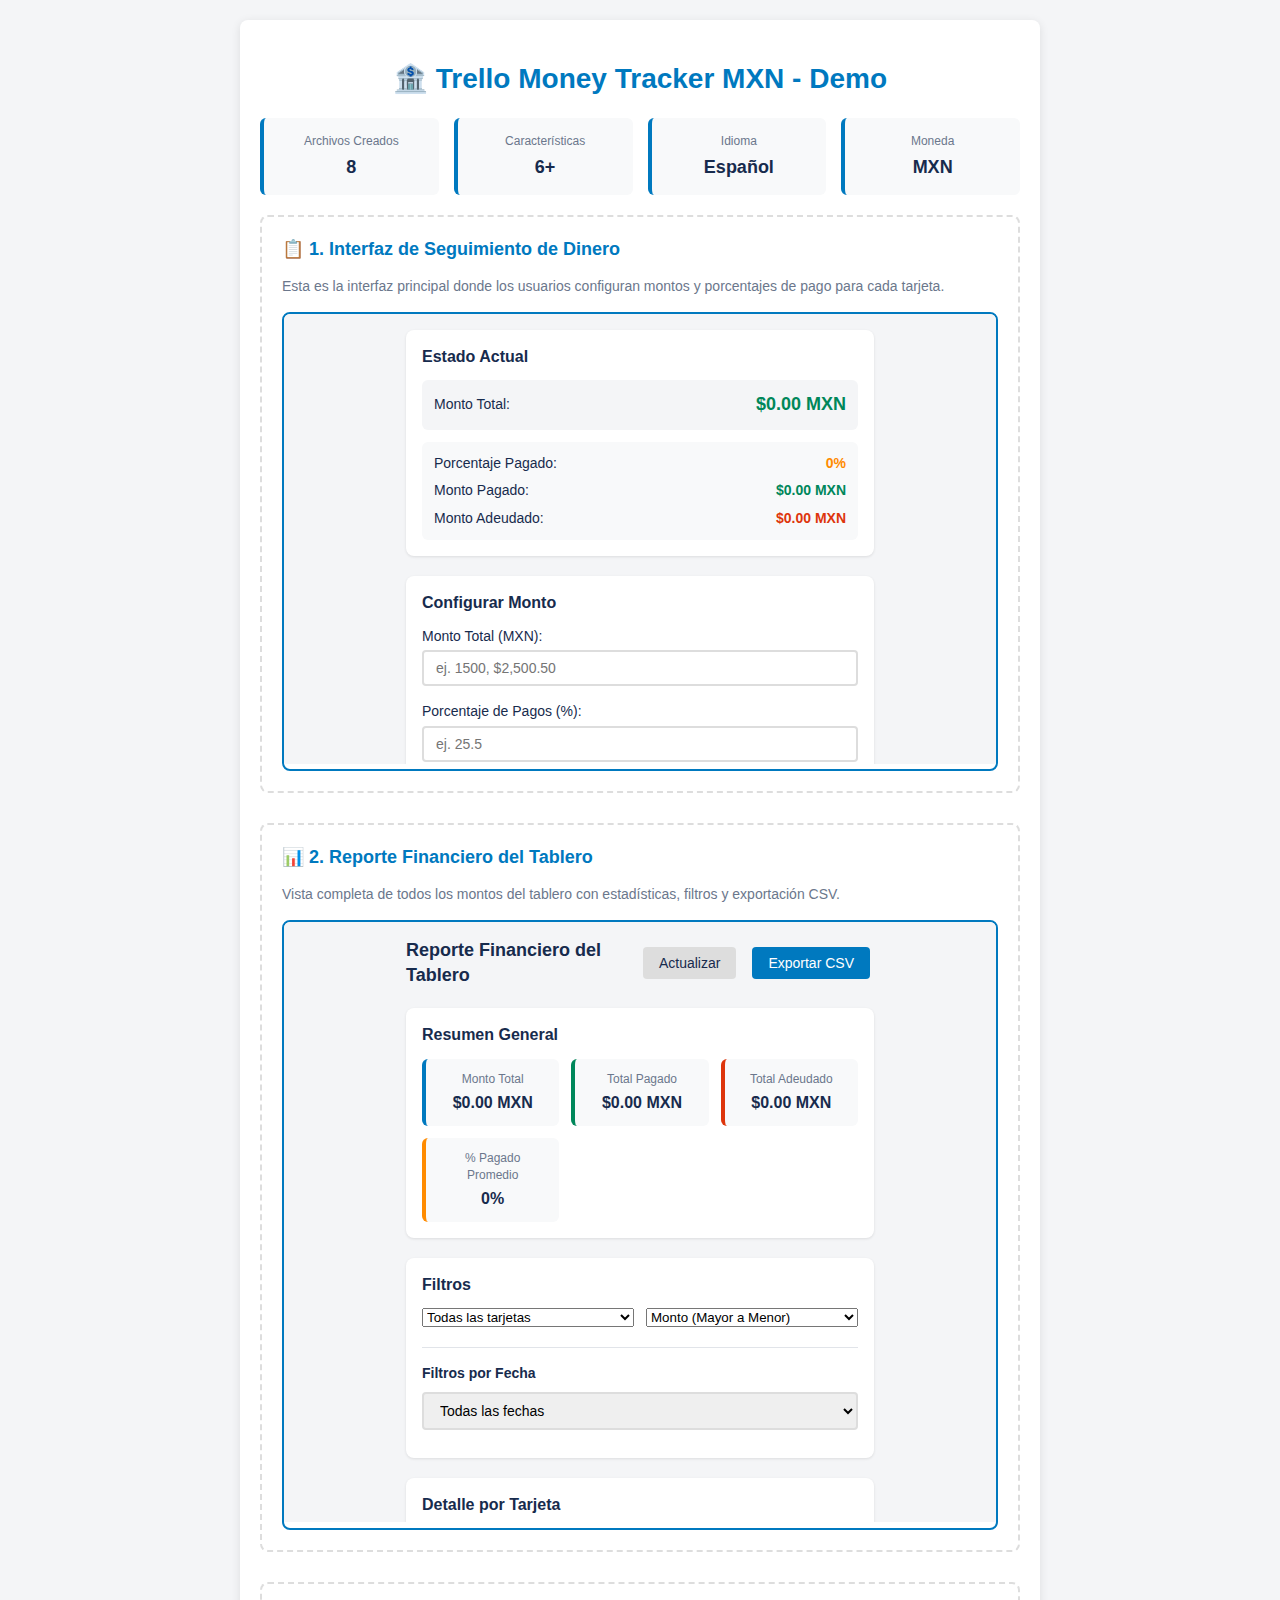
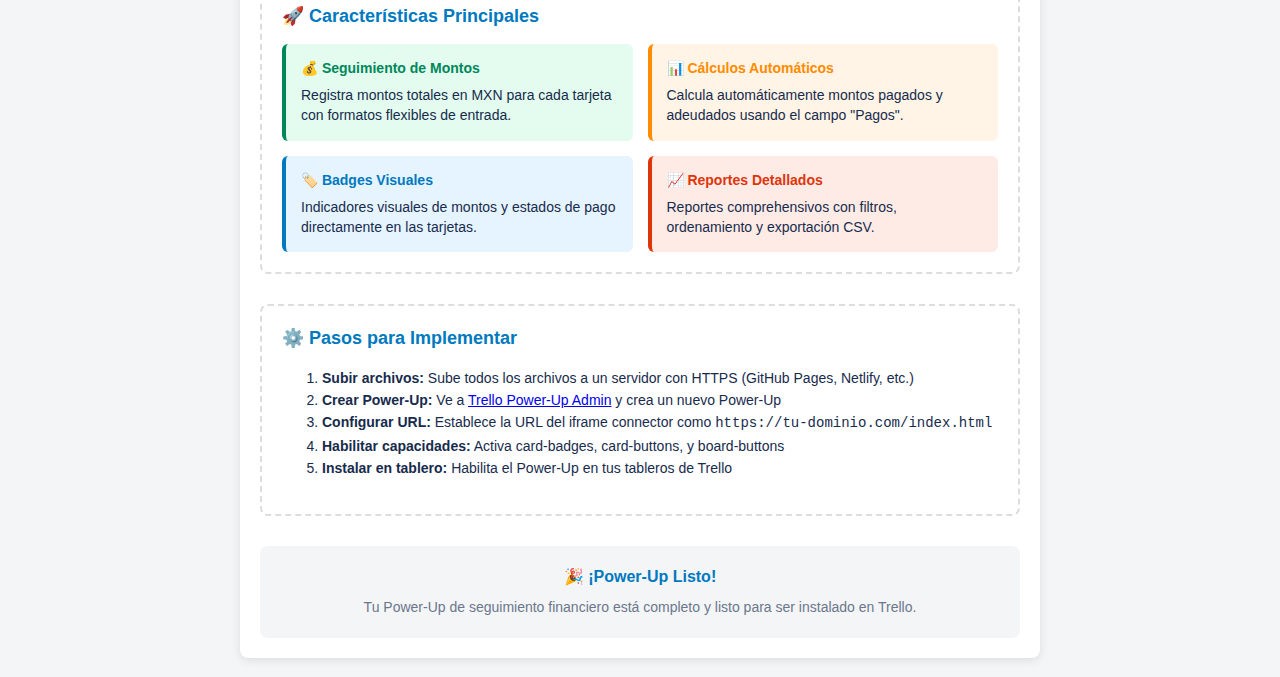
<file: demo.html>
<!DOCTYPE html>
<html lang="es">
<head>
    <meta charset="UTF-8">
    <meta name="viewport" content="width=device-width, initial-scale=1.0">
    <title>Demo - Trello Money Tracker MXN</title>
    <link rel="stylesheet" href="styles.css">
    <style>
        .demo-container {
            max-width: 800px;
            margin: 20px auto;
            padding: 20px;
            background: white;
            border-radius: 8px;
            box-shadow: 0 2px 10px rgba(0,0,0,0.1);
        }
        .demo-section {
            margin-bottom: 30px;
            padding: 20px;
            border: 2px dashed #ddd;
            border-radius: 8px;
        }
        .demo-title {
            color: #0079bf;
            margin-bottom: 15px;
        }
        .demo-description {
            color: #6b778c;
            margin-bottom: 15px;
        }
        .iframe-container {
            border: 2px solid #0079bf;
            border-radius: 8px;
            overflow: hidden;
            background: white;
        }
        .iframe-container iframe {
            width: 100%;
            border: none;
        }
        .demo-stats {
            display: grid;
            grid-template-columns: repeat(auto-fit, minmax(150px, 1fr));
            gap: 15px;
            margin: 20px 0;
        }
        .demo-stat {
            background: #f8f9fa;
            padding: 15px;
            border-radius: 6px;
            text-align: center;
            border-left: 4px solid #0079bf;
        }
        .demo-stat-label {
            font-size: 12px;
            color: #6b778c;
            margin-bottom: 5px;
        }
        .demo-stat-value {
            font-size: 18px;
            font-weight: 600;
            color: #172b4d;
        }
    </style>
</head>
<body>
    <div class="demo-container">
        <h1 style="text-align: center; color: #0079bf;">🏦 Trello Money Tracker MXN - Demo</h1>
        
        <div class="demo-stats">
            <div class="demo-stat">
                <div class="demo-stat-label">Archivos Creados</div>
                <div class="demo-stat-value">8</div>
            </div>
            <div class="demo-stat">
                <div class="demo-stat-label">Características</div>
                <div class="demo-stat-value">6+</div>
            </div>
            <div class="demo-stat">
                <div class="demo-stat-label">Idioma</div>
                <div class="demo-stat-value">Español</div>
            </div>
            <div class="demo-stat">
                <div class="demo-stat-label">Moneda</div>
                <div class="demo-stat-value">MXN</div>
            </div>
        </div>

        <div class="demo-section">
            <h2 class="demo-title">📋 1. Interfaz de Seguimiento de Dinero</h2>
            <p class="demo-description">Esta es la interfaz principal donde los usuarios configuran montos y porcentajes de pago para cada tarjeta.</p>
            <div class="iframe-container">
                <iframe src="money-tracker.html" height="450"></iframe>
            </div>
        </div>

        <div class="demo-section">
            <h2 class="demo-title">📊 2. Reporte Financiero del Tablero</h2>
            <p class="demo-description">Vista completa de todos los montos del tablero con estadísticas, filtros y exportación CSV.</p>
            <div class="iframe-container">
                <iframe src="money-report.html" height="600"></iframe>
            </div>
        </div>

        <div class="demo-section">
            <h2 class="demo-title">🚀 Características Principales</h2>
            <div style="display: grid; grid-template-columns: repeat(auto-fit, minmax(250px, 1fr)); gap: 15px; margin-top: 15px;">
                <div style="background: #e3fcef; padding: 15px; border-radius: 6px; border-left: 4px solid #00875a;">
                    <h4 style="margin: 0 0 8px 0; color: #00875a;">💰 Seguimiento de Montos</h4>
                    <p style="margin: 0; font-size: 14px; color: #172b4d;">Registra montos totales en MXN para cada tarjeta con formatos flexibles de entrada.</p>
                </div>
                <div style="background: #fff4e6; padding: 15px; border-radius: 6px; border-left: 4px solid #ff8b00;">
                    <h4 style="margin: 0 0 8px 0; color: #ff8b00;">📊 Cálculos Automáticos</h4>
                    <p style="margin: 0; font-size: 14px; color: #172b4d;">Calcula automáticamente montos pagados y adeudados usando el campo "Pagos".</p>
                </div>
                <div style="background: #e6f4ff; padding: 15px; border-radius: 6px; border-left: 4px solid #0079bf;">
                    <h4 style="margin: 0 0 8px 0; color: #0079bf;">🏷️ Badges Visuales</h4>
                    <p style="margin: 0; font-size: 14px; color: #172b4d;">Indicadores visuales de montos y estados de pago directamente en las tarjetas.</p>
                </div>
                <div style="background: #ffebe6; padding: 15px; border-radius: 6px; border-left: 4px solid #de350b;">
                    <h4 style="margin: 0 0 8px 0; color: #de350b;">📈 Reportes Detallados</h4>
                    <p style="margin: 0; font-size: 14px; color: #172b4d;">Reportes comprehensivos con filtros, ordenamiento y exportación CSV.</p>
                </div>
            </div>
        </div>

        <div class="demo-section">
            <h2 class="demo-title">⚙️ Pasos para Implementar</h2>
            <ol style="font-size: 14px; line-height: 1.6;">
                <li><strong>Subir archivos:</strong> Sube todos los archivos a un servidor con HTTPS (GitHub Pages, Netlify, etc.)</li>
                <li><strong>Crear Power-Up:</strong> Ve a <a href="https://trello.com/power-ups/admin" target="_blank">Trello Power-Up Admin</a> y crea un nuevo Power-Up</li>
                <li><strong>Configurar URL:</strong> Establece la URL del iframe connector como <code>https://tu-dominio.com/index.html</code></li>
                <li><strong>Habilitar capacidades:</strong> Activa card-badges, card-buttons, y board-buttons</li>
                <li><strong>Instalar en tablero:</strong> Habilita el Power-Up en tus tableros de Trello</li>
            </ol>
        </div>

        <div style="text-align: center; margin-top: 30px; padding: 20px; background: #f4f5f7; border-radius: 8px;">
            <h3 style="color: #0079bf; margin-bottom: 10px;">🎉 ¡Power-Up Listo!</h3>
            <p style="color: #6b778c; margin: 0;">Tu Power-Up de seguimiento financiero está completo y listo para ser instalado en Trello.</p>
        </div>
    </div>
</body>
</html>
</file>
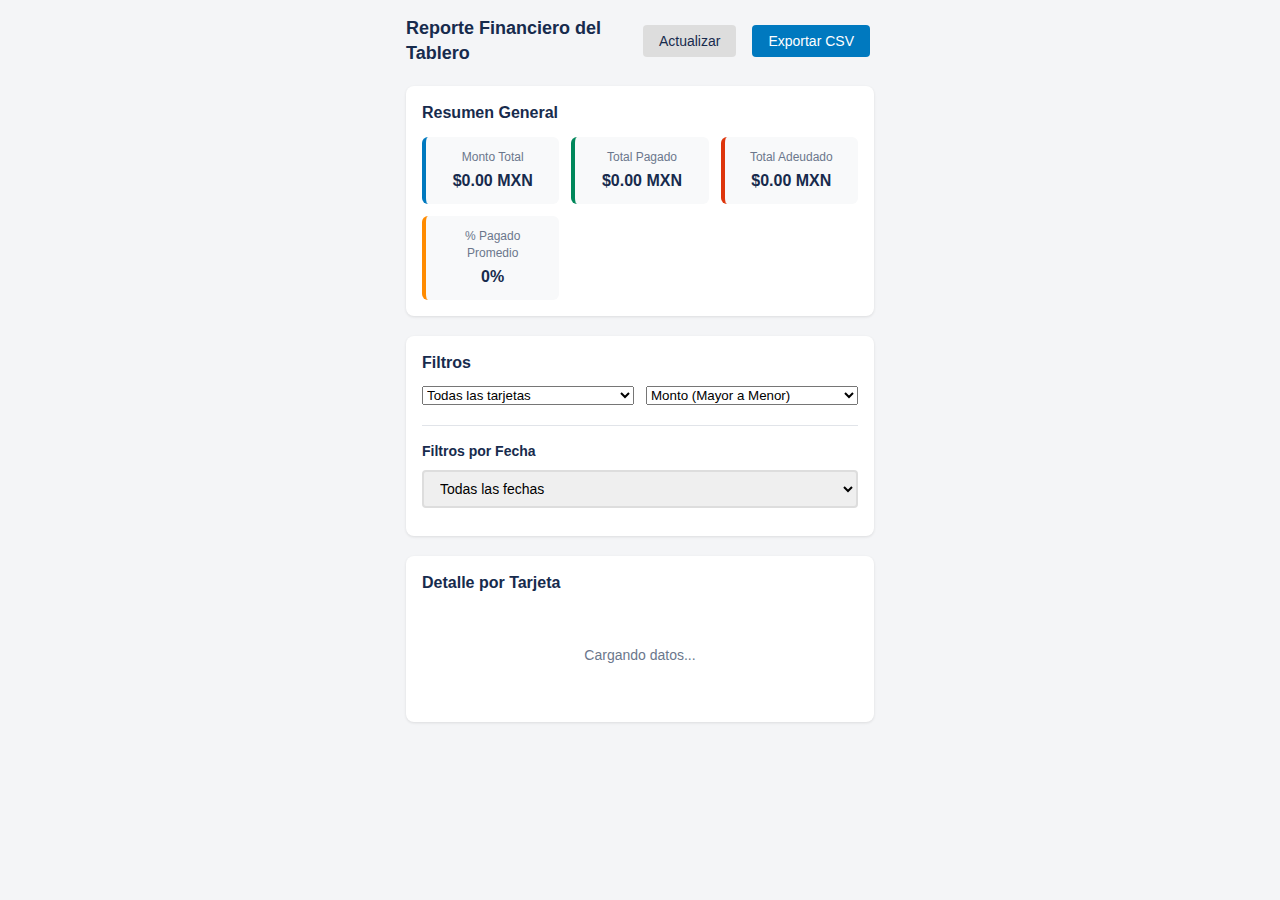
<file: money-report.html>
<!DOCTYPE html>
<html>
<head>
    <meta charset="utf-8">
    <title>Money Report</title>
    <link rel="stylesheet" href="styles.css">
</head>
<body>
    <div class="money-report-container">
        <div class="report-header">
            <h2>Reporte Financiero del Tablero</h2>
            <button id="refreshReport" class="btn btn-secondary">Actualizar</button>
            <button id="exportReport" class="btn btn-primary">Exportar CSV</button>
        </div>

        <div class="summary-section">
            <h3>Resumen General</h3>
            <div class="summary-cards">
                <div class="summary-card total">
                    <div class="summary-label">Monto Total</div>
                    <div id="totalAmount" class="summary-value">$0.00 MXN</div>
                </div>
                <div class="summary-card paid">
                    <div class="summary-label">Total Pagado</div>
                    <div id="totalPaid" class="summary-value">$0.00 MXN</div>
                </div>
                <div class="summary-card owed">
                    <div class="summary-label">Total Adeudado</div>
                    <div id="totalOwed" class="summary-value">$0.00 MXN</div>
                </div>
                <div class="summary-card percentage">
                    <div class="summary-label">% Pagado Promedio</div>
                    <div id="averagePercentage" class="summary-value">0%</div>
                </div>
            </div>
        </div>

        <div class="filters-section">
            <h3>Filtros</h3>
            <div class="filter-controls">
                <select id="statusFilter">
                    <option value="all">Todas las tarjetas</option>
                    <option value="paid">Solo pagadas (100%)</option>
                    <option value="partial">Pagos parciales (1-99%)</option>
                    <option value="unpaid">Sin pagos (0%)</option>
                </select>
                <select id="sortBy">
                    <option value="amount-desc">Monto (Mayor a Menor)</option>
                    <option value="amount-asc">Monto (Menor a Mayor)</option>
                    <option value="percentage-desc">% Pagado (Mayor a Menor)</option>
                    <option value="percentage-asc">% Pagado (Menor a Mayor)</option>
                    <option value="name">Nombre de Tarjeta</option>
                </select>
            </div>
            <div class="date-filter-section">
                <h4>Filtros por Fecha</h4>
                <div class="date-filter-controls">
                    <select id="dateRangePreset">
                        <option value="all">Todas las fechas</option>
                        <option value="today">Hoy</option>
                        <option value="yesterday">Ayer</option>
                        <option value="this-week">Esta semana</option>
                        <option value="last-week">La semana pasada</option>
                        <option value="this-month">Este mes</option>
                        <option value="last-month">El mes pasado</option>
                        <option value="custom">Fecha específica</option>
                        <option value="range">Rango de fechas</option>
                    </select>
                </div>
                <div class="date-range-inputs" id="dateRangeInputs" style="display: none;">
                    <div id="singleDateInput" class="single-date-container">
                        <div class="date-input-group">
                            <label for="specificDate">Seleccionar fecha:</label>
                            <input type="date" id="specificDate">
                        </div>
                        <button id="applySingleDate" class="btn btn-primary">Aplicar Fecha</button>
                    </div>
                    <div id="rangeDateInput" class="range-date-container" style="display: none;">
                        <div class="date-input-group">
                            <label for="startDate">Fecha de inicio:</label>
                            <input type="date" id="startDate">
                        </div>
                        <div class="date-input-group">
                            <label for="endDate">Fecha de fin:</label>
                            <input type="date" id="endDate">
                        </div>
                        <button id="applyDateRange" class="btn btn-primary">Aplicar Rango</button>
                    </div>
                </div>
            </div>
        </div>

        <div class="cards-section">
            <h3>Detalle por Tarjeta</h3>
            <div id="cardsReport" class="cards-list">
                <div class="loading">Cargando datos...</div>
            </div>
        </div>
    </div>

    <script src="https://p.trellocdn.com/power-up.min.js"></script>
    <script>
        const t = window.TrelloPowerUp.iframe();
        let allCardsData = [];
        let filteredCardsData = [];
        let currentDateFilter = {
            type: 'all',
            startDate: null,
            endDate: null
        };

        // Date utility functions
        const DateUtils = {
            // Get date range for predefined filters
            getDateRange: function(preset) {
                const now = new Date();
                const today = new Date(now.getFullYear(), now.getMonth(), now.getDate());
                
                switch(preset) {
                    case 'today':
                        return {
                            startDate: new Date(today),
                            endDate: new Date(today.getTime() + 24 * 60 * 60 * 1000 - 1)
                        };
                    
                    case 'yesterday':
                        const yesterday = new Date(today.getTime() - 24 * 60 * 60 * 1000);
                        return {
                            startDate: yesterday,
                            endDate: new Date(yesterday.getTime() + 24 * 60 * 60 * 1000 - 1)
                        };
                    
                    case 'this-week':
                        const startOfWeek = new Date(today);
                        startOfWeek.setDate(today.getDate() - today.getDay()); // Sunday
                        const endOfWeek = new Date(startOfWeek.getTime() + 7 * 24 * 60 * 60 * 1000 - 1);
                        return {
                            startDate: startOfWeek,
                            endDate: endOfWeek
                        };
                    
                    case 'last-week':
                        const lastWeekStart = new Date(today);
                        lastWeekStart.setDate(today.getDate() - today.getDay() - 7);
                        const lastWeekEnd = new Date(lastWeekStart.getTime() + 7 * 24 * 60 * 60 * 1000 - 1);
                        return {
                            startDate: lastWeekStart,
                            endDate: lastWeekEnd
                        };
                    
                    case 'this-month':
                        return {
                            startDate: new Date(now.getFullYear(), now.getMonth(), 1),
                            endDate: new Date(now.getFullYear(), now.getMonth() + 1, 0, 23, 59, 59, 999)
                        };
                    
                    case 'last-month':
                        return {
                            startDate: new Date(now.getFullYear(), now.getMonth() - 1, 1),
                            endDate: new Date(now.getFullYear(), now.getMonth(), 0, 23, 59, 59, 999)
                        };
                    
                    default:
                        return { startDate: null, endDate: null };
                }
            },
            
            // Check if a transaction date falls within the filter range
            isDateInRange: function(transactionDate, startDate, endDate) {
                if (!startDate && !endDate) return true;
                if (!transactionDate) return false;
                
                // Parse transaction date (format: YYYY-MM-DD) ensuring local timezone
                const dateParts = transactionDate.split('-');
                const date = new Date(parseInt(dateParts[0]), parseInt(dateParts[1]) - 1, parseInt(dateParts[2]));
                
                if (startDate && date < startDate) return false;
                if (endDate && date > endDate) return false;
                
                return true;
            },
            
            // Format date for display
            formatDate: function(date) {
                return date.toLocaleDateString('es-MX', {
                    year: 'numeric',
                    month: 'short',
                    day: 'numeric'
                });
            }
        };

        // Utility functions for money calculations (included locally)
        const MoneyTracker = {
            // Parse money input (handles various formats)
            parseMoneyInput: function(input) {
                if (!input) return 0;
                
                // Remove currency symbols and spaces
                const cleanInput = input.toString().replace(/[$,MXN\s]/g, '');
                
                // Convert to number
                const amount = parseFloat(cleanInput);
                
                return isNaN(amount) ? 0 : Math.round(amount * 100) / 100; // Round to 2 decimal places
            },

            // Format money for display
            formatMoney: function(amount) {
                return `$${amount.toLocaleString('es-MX', {
                    minimumFractionDigits: 2,
                    maximumFractionDigits: 2
                })} MXN`;
            },

            // Calculate payment details
            calculatePayments: function(totalAmount, paymentsPercentage) {
                const percentage = Math.max(0, Math.min(100, paymentsPercentage || 0));
                const paidAmount = Math.round((totalAmount * percentage) / 100 * 100) / 100;
                const owedAmount = Math.round((totalAmount - paidAmount) * 100) / 100;
                
                return {
                    total: totalAmount,
                    percentage: percentage,
                    paid: paidAmount,
                    owed: owedAmount
                };
            },

            // Get all cards data for board reports
            getBoardMoneyData: function(t) {
                return t.cards('all')
                .then(function(cards) {
                    const promises = cards.map(card => {
                        return t.get(card.id, 'shared', 'moneyTracker')
                        .then(function(moneyData) {
                            return {
                                card: card,
                                moneyData: moneyData || {}
                            };
                        });
                    });
                    
                    return Promise.all(promises);
                });
            }
        };

        // Load all cards data
        function loadReportData() {
            document.getElementById('cardsReport').innerHTML = '<div class="loading">Cargando datos...</div>';
            
            MoneyTracker.getBoardMoneyData(t)
            .then(function(cardsData) {
                allCardsData = cardsData.filter(item => 
                    item.moneyData && item.moneyData.totalAmount > 0
                );
                
                updateSummary();
                filterAndDisplayCards();
            })
            .catch(function(error) {
                console.error('Error loading report data:', error);
                document.getElementById('cardsReport').innerHTML = 
                    '<div class="error">Error cargando los datos del reporte</div>';
            });
        }

        // Get current filtered data based on date filter only (for summary)
        function getCurrentFilteredData() {
            if (currentDateFilter.type === 'all') {
                return allCardsData;
            }
            
            return allCardsData.filter(function(item) {
                const transactionDate = item.moneyData.transactionDate;
                return DateUtils.isDateInRange(
                    transactionDate, 
                    currentDateFilter.startDate, 
                    currentDateFilter.endDate
                );
            });
        }

        // Update summary statistics
        function updateSummary() {
            // Get current filtered data for summary
            const dataToSummarize = getCurrentFilteredData();
            
            if (dataToSummarize.length === 0) {
                document.getElementById('totalAmount').textContent = '$0.00 MXN';
                document.getElementById('totalPaid').textContent = '$0.00 MXN';
                document.getElementById('totalOwed').textContent = '$0.00 MXN';
                document.getElementById('averagePercentage').textContent = '0%';
                return;
            }

            let totalAmount = 0;
            let totalPaid = 0;
            let totalPercentage = 0;

            dataToSummarize.forEach(function(item) {
                const data = item.moneyData;
                const calculations = MoneyTracker.calculatePayments(
                    data.totalAmount || 0,
                    data.paymentsPercentage || 0
                );

                totalAmount += calculations.total;
                totalPaid += calculations.paid;
                totalPercentage += calculations.percentage;
            });

            const totalOwed = totalAmount - totalPaid;
            const averagePercentage = Math.round(totalPercentage / dataToSummarize.length * 10) / 10;

            document.getElementById('totalAmount').textContent = 
                MoneyTracker.formatMoney(totalAmount);
            document.getElementById('totalPaid').textContent = 
                MoneyTracker.formatMoney(totalPaid);
            document.getElementById('totalOwed').textContent = 
                MoneyTracker.formatMoney(totalOwed);
            document.getElementById('averagePercentage').textContent = `${averagePercentage}%`;
        }

        // Filter and display cards
        function filterAndDisplayCards() {
            const statusFilter = document.getElementById('statusFilter').value;
            const sortBy = document.getElementById('sortBy').value;

            // Filter cards
            filteredCardsData = allCardsData.filter(function(item) {
                const percentage = item.moneyData.paymentsPercentage || 0;
                
                // Status filter
                let statusMatch = true;
                switch(statusFilter) {
                    case 'paid':
                        statusMatch = percentage >= 100;
                        break;
                    case 'partial':
                        statusMatch = percentage > 0 && percentage < 100;
                        break;
                    case 'unpaid':
                        statusMatch = percentage === 0;
                        break;
                    default:
                        statusMatch = true;
                }
                
                // Date filter
                let dateMatch = true;
                if (currentDateFilter.type !== 'all') {
                    const transactionDate = item.moneyData.transactionDate;
                    dateMatch = DateUtils.isDateInRange(
                        transactionDate, 
                        currentDateFilter.startDate, 
                        currentDateFilter.endDate
                    );
                }
                
                return statusMatch && dateMatch;
            });

            // Sort cards
            filteredCardsData.sort(function(a, b) {
                switch(sortBy) {
                    case 'amount-desc':
                        return (b.moneyData.totalAmount || 0) - (a.moneyData.totalAmount || 0);
                    case 'amount-asc':
                        return (a.moneyData.totalAmount || 0) - (b.moneyData.totalAmount || 0);
                    case 'percentage-desc':
                        return (b.moneyData.paymentsPercentage || 0) - (a.moneyData.paymentsPercentage || 0);
                    case 'percentage-asc':
                        return (a.moneyData.paymentsPercentage || 0) - (b.moneyData.paymentsPercentage || 0);
                    case 'name':
                        return a.card.name.localeCompare(b.card.name);
                    default:
                        return 0;
                }
            });

            displayCards();
        }

        // Display cards list
        function displayCards() {
            const container = document.getElementById('cardsReport');

            if (filteredCardsData.length === 0) {
                container.innerHTML = '<div class="no-data">No se encontraron tarjetas con los filtros seleccionados</div>';
                return;
            }

            const cardsHTML = filteredCardsData.map(function(item) {
                const card = item.card;
                const data = item.moneyData;
                const calculations = MoneyTracker.calculatePayments(
                    data.totalAmount || 0,
                    data.paymentsPercentage || 0
                );

                const statusClass = calculations.percentage >= 100 ? 'paid' : 
                                   calculations.percentage > 0 ? 'partial' : 'unpaid';

                return `
                    <div class="card-report-item ${statusClass}">
                        <div class="card-header">
                            <h4 class="card-name">${card.name}</h4>
                            <div class="card-status ${statusClass}">
                                ${calculations.percentage >= 100 ? 'Pagado' : 
                                  calculations.percentage > 0 ? 'Parcial' : 'Sin pagar'}
                            </div>
                        </div>
                        <div class="card-details">
                            <div class="detail-row">
                                <span class="label">Monto Total:</span>
                                <span class="value">${MoneyTracker.formatMoney(calculations.total)}</span>
                            </div>
                            <div class="detail-row">
                                <span class="label">Porcentaje Pagado:</span>
                                <span class="value">${calculations.percentage}%</span>
                            </div>
                            <div class="detail-row">
                                <span class="label">Monto Pagado:</span>
                                <span class="value paid">${MoneyTracker.formatMoney(calculations.paid)}</span>
                            </div>
                            <div class="detail-row">
                                <span class="label">Monto Adeudado:</span>
                                <span class="value owed">${MoneyTracker.formatMoney(calculations.owed)}</span>
                            </div>
                        </div>
                    </div>
                `;
            }).join('');

            container.innerHTML = cardsHTML;
        }

        // Handle date range preset changes
        function handleDateRangePreset() {
            const preset = document.getElementById('dateRangePreset').value;
            const customInputs = document.getElementById('dateRangeInputs');
            const singleDateInput = document.getElementById('singleDateInput');
            const rangeDateInput = document.getElementById('rangeDateInput');
            
            if (preset === 'custom') {
                customInputs.style.display = 'block';
                singleDateInput.style.display = 'block';
                rangeDateInput.style.display = 'none';
            } else if (preset === 'range') {
                customInputs.style.display = 'block';
                singleDateInput.style.display = 'none';
                rangeDateInput.style.display = 'block';
            } else {
                customInputs.style.display = 'none';
                updateDateFilter(preset);
            }
        }
        
        // Update date filter
        function updateDateFilter(preset, customDate = null, startDate = null, endDate = null) {
            if (preset === 'custom' && customDate) {
                // Parse custom date ensuring local timezone
                const dateParts = customDate.split('-');
                const year = parseInt(dateParts[0]);
                const month = parseInt(dateParts[1]) - 1; // Month is 0-indexed
                const day = parseInt(dateParts[2]);
                
                currentDateFilter = {
                    type: 'custom',
                    startDate: new Date(year, month, day, 0, 0, 0, 0),
                    endDate: new Date(year, month, day, 23, 59, 59, 999)
                };
            } else if (preset === 'range' && startDate && endDate) {
                // Parse start date
                const startParts = startDate.split('-');
                const startYear = parseInt(startParts[0]);
                const startMonth = parseInt(startParts[1]) - 1;
                const startDay = parseInt(startParts[2]);
                
                // Parse end date
                const endParts = endDate.split('-');
                const endYear = parseInt(endParts[0]);
                const endMonth = parseInt(endParts[1]) - 1;
                const endDay = parseInt(endParts[2]);
                
                currentDateFilter = {
                    type: 'range',
                    startDate: new Date(startYear, startMonth, startDay, 0, 0, 0, 0),
                    endDate: new Date(endYear, endMonth, endDay, 23, 59, 59, 999)
                };
            } else if (preset !== 'custom' && preset !== 'range') {
                const dateRange = DateUtils.getDateRange(preset);
                currentDateFilter = {
                    type: preset,
                    startDate: dateRange.startDate,
                    endDate: dateRange.endDate
                };
            }
            
            // Update summary and filter cards
            updateSummary();
            filterAndDisplayCards();
        }
        
        // Apply custom single date
        function applySingleDate() {
            const specificDate = document.getElementById('specificDate').value;
            
            if (!specificDate) {
                alert('Por favor selecciona una fecha');
                return;
            }
            
            updateDateFilter('custom', specificDate);
        }
        
        // Apply custom date range
        function applyDateRange() {
            const startDate = document.getElementById('startDate').value;
            const endDate = document.getElementById('endDate').value;
            
            if (!startDate || !endDate) {
                alert('Por favor selecciona ambas fechas (inicio y fin)');
                return;
            }
            
            if (new Date(startDate) > new Date(endDate)) {
                alert('La fecha de inicio debe ser anterior a la fecha de fin');
                return;
            }
            
            updateDateFilter('range', null, startDate, endDate);
        }

        // Export to CSV
        function exportToCSV() {
            const dataToExport = getCurrentFilteredData();
            
            if (dataToExport.length === 0) {
                alert('No hay datos para exportar con los filtros actuales');
                return;
            }

            const headers = [
                'Tarjeta',
                'Fecha de Transacción',
                'Monto Total (MXN)',
                'Porcentaje Pagado (%)',
                'Monto Pagado (MXN)',
                'Monto Adeudado (MXN)',
                'Estado'
            ];

            const rows = dataToExport.map(function(item) {
                const card = item.card;
                const data = item.moneyData;
                const calculations = MoneyTracker.calculatePayments(
                    data.totalAmount || 0,
                    data.paymentsPercentage || 0
                );

                const status = calculations.percentage >= 100 ? 'Pagado' : 
                              calculations.percentage > 0 ? 'Parcial' : 'Sin pagar';
                
                const transactionDate = data.transactionDate ? 
                    (() => {
                        const dateParts = data.transactionDate.split('-');
                        const date = new Date(parseInt(dateParts[0]), parseInt(dateParts[1]) - 1, parseInt(dateParts[2]));
                        return date.toLocaleDateString('es-MX');
                    })() : 
                    'N/A';

                return [
                    `"${card.name.replace(/"/g, '""')}"`,
                    transactionDate,
                    calculations.total,
                    calculations.percentage,
                    calculations.paid,
                    calculations.owed,
                    status
                ];
            });

            const csvContent = [headers.join(',')]
                .concat(rows.map(row => row.join(',')))
                .join('\n');

            const blob = new Blob([csvContent], { type: 'text/csv;charset=utf-8;' });
            const link = document.createElement('a');
            const url = URL.createObjectURL(blob);
            link.setAttribute('href', url);
            
            // Generate filename with date range info
            let filename = 'reporte-financiero';
            if (currentDateFilter.type !== 'all') {
                if (currentDateFilter.type === 'custom') {
                    const dateStr = DateUtils.formatDate(currentDateFilter.startDate).replace(/\s/g, '-');
                    filename += `-${dateStr}`;
                } else if (currentDateFilter.type === 'range') {
                    const startStr = DateUtils.formatDate(currentDateFilter.startDate).replace(/\s/g, '-');
                    const endStr = DateUtils.formatDate(currentDateFilter.endDate).replace(/\s/g, '-');
                    filename += `-${startStr}_a_${endStr}`;
                } else {
                    filename += `-${currentDateFilter.type}`;
                }
            }
            filename += `-${new Date().toISOString().split('T')[0]}.csv`;
            
            link.setAttribute('download', filename);
            link.style.visibility = 'hidden';
            document.body.appendChild(link);
            link.click();
            document.body.removeChild(link);
        }

        // Event listeners
        document.getElementById('refreshReport').addEventListener('click', loadReportData);
        document.getElementById('exportReport').addEventListener('click', exportToCSV);
        document.getElementById('statusFilter').addEventListener('change', filterAndDisplayCards);
        document.getElementById('sortBy').addEventListener('change', filterAndDisplayCards);
        document.getElementById('dateRangePreset').addEventListener('change', handleDateRangePreset);
        document.getElementById('applySingleDate').addEventListener('click', applySingleDate);
        document.getElementById('applyDateRange').addEventListener('click', applyDateRange);

        // Load data when popup opens
        loadReportData();
    </script>
</body>
</html>
</file>
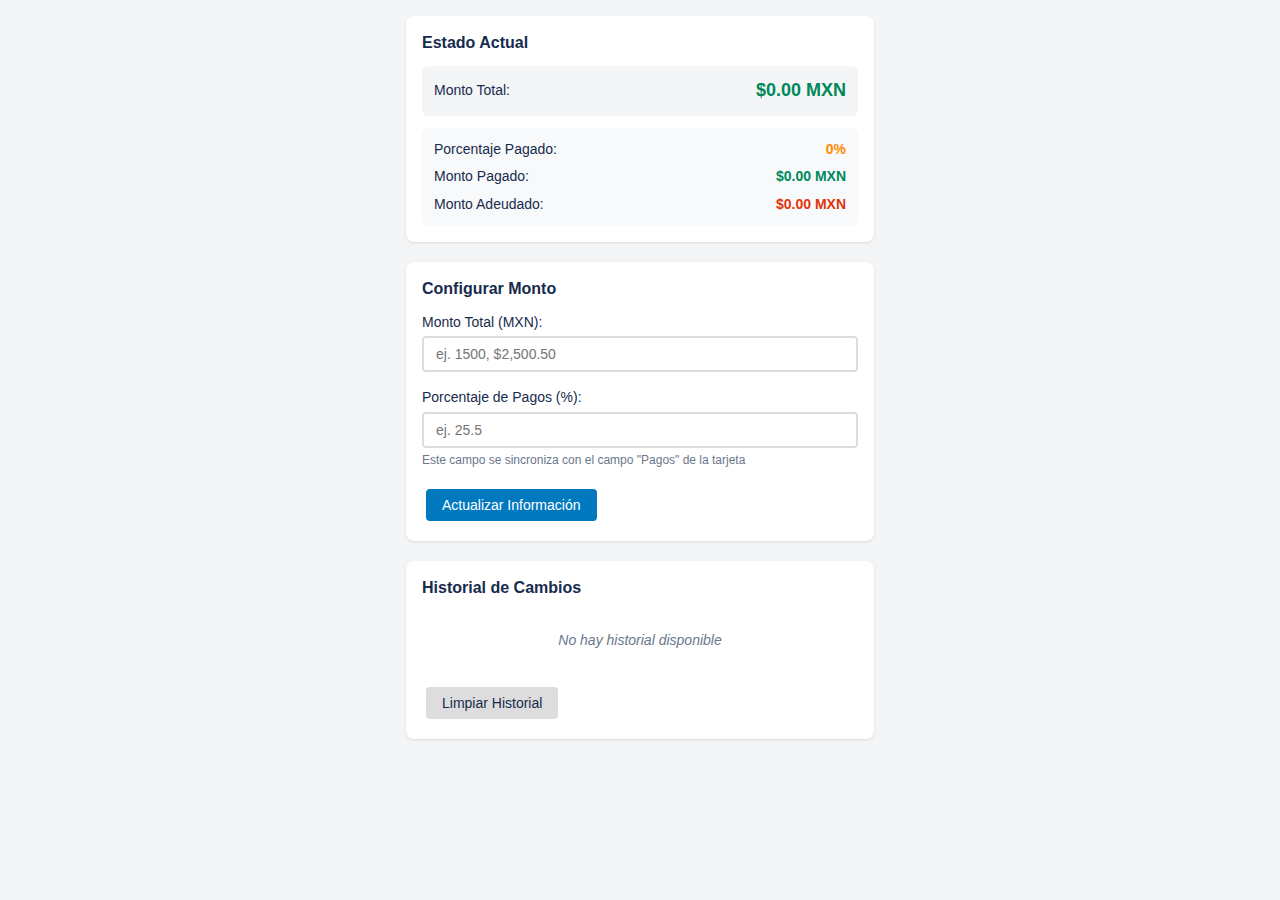
<file: money-tracker.html>
<!DOCTYPE html>
<html>
<head>
    <meta charset="utf-8">
    <title>Money Tracker</title>
    <link rel="stylesheet" href="styles.css">
</head>
<body>
    <div class="money-tracker-container">
        <div class="current-status">
            <h3>Estado Actual</h3>
            <div class="status-display">
                <div class="amount-display">
                    <span class="label">Monto Total:</span>
                    <span id="currentAmount" class="amount">$0.00 MXN</span>
                </div>
                <div class="payment-info">
                    <div class="payment-row">
                        <span class="label">Porcentaje Pagado:</span>
                        <span id="currentPercentage" class="percentage">0%</span>
                    </div>
                    <div class="payment-row">
                        <span class="label">Monto Pagado:</span>
                        <span id="paidAmount" class="paid">$0.00 MXN</span>
                    </div>
                    <div class="payment-row">
                        <span class="label">Monto Adeudado:</span>
                        <span id="owedAmount" class="owed">$0.00 MXN</span>
                    </div>
                </div>
            </div>
        </div>

        <div class="input-section">
            <h3>Configurar Monto</h3>
            <div class="input-group">
                <label for="moneyInput">Monto Total (MXN):</label>
                <input type="text" id="moneyInput" placeholder="ej. 1500, $2,500.50" />
            </div>
            <div class="input-group">
                <label for="paymentsInput">Porcentaje de Pagos (%):</label>
                <input type="number" id="paymentsInput" min="0" max="100" step="0.1" placeholder="ej. 25.5" />
                <small>Este campo se sincroniza con el campo "Pagos" de la tarjeta</small>
            </div>
            <button id="updateMoney" class="btn btn-primary">Actualizar Información</button>
        </div>

        <div class="history-section">
            <h3>Historial de Cambios</h3>
            <div id="moneyHistory" class="history-list">
                <p class="no-history">No hay historial disponible</p>
            </div>
            <button id="clearHistory" class="btn btn-secondary">Limpiar Historial</button>
        </div>
    </div>

    <script src="https://p.trellocdn.com/power-up.min.js"></script>
    <script>
        const t = window.TrelloPowerUp.iframe();
        let currentData = {};

        // Utility functions for money calculations (included locally)
        const MoneyTracker = {
            // Parse money input (handles various formats)
            parseMoneyInput: function(input) {
                if (!input) return 0;
                
                // Remove currency symbols and spaces
                const cleanInput = input.toString().replace(/[$,MXN\s]/g, '');
                
                // Convert to number
                const amount = parseFloat(cleanInput);
                
                return isNaN(amount) ? 0 : Math.round(amount * 100) / 100; // Round to 2 decimal places
            },

            // Format money for display
            formatMoney: function(amount) {
                return `$${amount.toLocaleString('es-MX', {
                    minimumFractionDigits: 2,
                    maximumFractionDigits: 2
                })} MXN`;
            },

            // Calculate payment details
            calculatePayments: function(totalAmount, paymentsPercentage) {
                const percentage = Math.max(0, Math.min(100, paymentsPercentage || 0));
                const paidAmount = Math.round((totalAmount * percentage) / 100 * 100) / 100;
                const owedAmount = Math.round((totalAmount - paidAmount) * 100) / 100;
                
                return {
                    total: totalAmount,
                    percentage: percentage,
                    paid: paidAmount,
                    owed: owedAmount
                };
            }
        };

        // Load current money data
        function loadMoneyData() {
            t.get('card', 'shared', 'moneyTracker')
            .then(function(moneyData) {
                currentData = moneyData || {
                    totalAmount: 0,
                    paymentsPercentage: 0,
                    history: []
                };

                updateDisplay();
            })
            .catch(function(error) {
                console.error('Error loading money data:', error);
                // Initialize with default data if there's an error
                currentData = {
                    totalAmount: 0,
                    paymentsPercentage: 0,
                    history: []
                };
                updateDisplay();
            });
        }

        // Update display with current data
        function updateDisplay() {
            const calculations = MoneyTracker.calculatePayments(
                currentData.totalAmount || 0,
                currentData.paymentsPercentage || 0
            );

            document.getElementById('currentAmount').textContent = 
                MoneyTracker.formatMoney(calculations.total);
            document.getElementById('currentPercentage').textContent = 
                `${calculations.percentage}%`;
            document.getElementById('paidAmount').textContent = 
                MoneyTracker.formatMoney(calculations.paid);
            document.getElementById('owedAmount').textContent = 
                MoneyTracker.formatMoney(calculations.owed);

            // Update input fields
            document.getElementById('moneyInput').value = calculations.total || '';
            document.getElementById('paymentsInput').value = calculations.percentage || '';

            // Update history
            updateHistoryDisplay();
        }

        // Update history display
        function updateHistoryDisplay() {
            const historyContainer = document.getElementById('moneyHistory');
            const history = currentData.history || [];

            if (history.length === 0) {
                historyContainer.innerHTML = '<p class="no-history">No hay historial disponible</p>';
                return;
            }

            const historyHTML = history.map(entry => {
                const date = new Date(entry.date).toLocaleString('es-MX');
                return `
                    <div class="history-entry">
                        <div class="history-date">${date}</div>
                        <div class="history-details">
                            <div>Monto: ${MoneyTracker.formatMoney(entry.amount)}</div>
                            <div>Pagos: ${entry.paymentsPercentage}%</div>
                            ${entry.description ? `<div class="history-description">${entry.description}</div>` : ''}
                        </div>
                    </div>
                `;
            }).join('');

            historyContainer.innerHTML = historyHTML;
        }

        // Save money data
        function saveMoneyData() {
            const moneyInput = document.getElementById('moneyInput').value;
            const paymentsInput = document.getElementById('paymentsInput').value;

            const totalAmount = MoneyTracker.parseMoneyInput(moneyInput);
            const paymentsPercentage = Math.max(0, Math.min(100, parseFloat(paymentsInput) || 0));

            // Add to history if there's a change
            const hasChanged = currentData.totalAmount !== totalAmount || 
                              currentData.paymentsPercentage !== paymentsPercentage;

            if (hasChanged) {
                currentData.history = currentData.history || [];
                currentData.history.unshift({
                    date: new Date().toISOString(),
                    amount: totalAmount,
                    paymentsPercentage: paymentsPercentage,
                    description: `Actualización: ${MoneyTracker.formatMoney(totalAmount)}, ${paymentsPercentage}% pagado`
                });

                // Keep only last 20 entries
                if (currentData.history.length > 20) {
                    currentData.history = currentData.history.slice(0, 20);
                }
            }

            currentData.totalAmount = totalAmount;
            currentData.paymentsPercentage = paymentsPercentage;

            return t.set('card', 'shared', 'moneyTracker', currentData)
            .then(function() {
                updateDisplay();
                // Refresh card badges
                return t.closePopup();
            })
            .catch(function(error) {
                console.error('Error saving money data:', error);
                alert('Error al guardar los datos. Por favor, intenta de nuevo.');
            });
        }

        // Clear history
        function clearHistory() {
            if (confirm('¿Estás seguro de que quieres limpiar el historial?')) {
                currentData.history = [];
                t.set('card', 'shared', 'moneyTracker', currentData)
                .then(function() {
                    updateDisplay();
                });
            }
        }

        // Event listeners
        document.getElementById('updateMoney').addEventListener('click', saveMoneyData);
        document.getElementById('clearHistory').addEventListener('click', clearHistory);

        // Enter key support for inputs
        ['moneyInput', 'paymentsInput'].forEach(function(inputId) {
            document.getElementById(inputId).addEventListener('keypress', function(e) {
                if (e.key === 'Enter') {
                    saveMoneyData();
                }
            });
        });

        // Load data when popup opens
        loadMoneyData();
    </script>
</body>
</html>
</file>
<file: styles.css>
/* Trello Money Tracker Styles */

/* Base styles */
* {
    box-sizing: border-box;
}

body {
    font-family: -apple-system, BlinkMacSystemFont, 'Segoe UI', Roboto, Oxygen, Ubuntu, Cantarell, sans-serif;
    margin: 0;
    padding: 0;
    background-color: #f4f5f7;
    color: #172b4d;
    font-size: 14px;
    line-height: 1.4;
}

/* Container styles */
.money-tracker-container,
.money-report-container {
    padding: 16px;
    max-width: 500px;
    margin: 0 auto;
}

/* Typography */
h2 {
    margin: 0 0 16px 0;
    font-size: 18px;
    font-weight: 600;
    color: #172b4d;
}

h3 {
    margin: 0 0 12px 0;
    font-size: 16px;
    font-weight: 600;
    color: #172b4d;
}

h4 {
    margin: 0 0 8px 0;
    font-size: 14px;
    font-weight: 600;
    color: #172b4d;
}

/* Buttons */
.btn {
    display: inline-block;
    padding: 8px 16px;
    margin: 4px;
    border: none;
    border-radius: 4px;
    cursor: pointer;
    font-size: 14px;
    font-weight: 500;
    text-decoration: none;
    transition: all 0.2s ease;
    outline: none;
}

.btn:hover {
    transform: translateY(-1px);
    box-shadow: 0 2px 8px rgba(0, 0, 0, 0.15);
}

.btn:active {
    transform: translateY(0);
}

.btn-primary {
    background-color: #0079bf;
    color: white;
}

.btn-primary:hover {
    background-color: #005a8b;
}

.btn-secondary {
    background-color: #ddd;
    color: #172b4d;
}

.btn-secondary:hover {
    background-color: #ccc;
}

/* Input groups */
.input-group {
    margin-bottom: 16px;
}

.input-group label {
    display: block;
    margin-bottom: 4px;
    font-weight: 500;
    color: #172b4d;
}

.input-group input,
.input-group select {
    width: 100%;
    padding: 8px 12px;
    border: 2px solid #ddd;
    border-radius: 4px;
    font-size: 14px;
    transition: border-color 0.2s ease;
}

.input-group input:focus,
.input-group select:focus {
    outline: none;
    border-color: #0079bf;
}

.input-group small {
    display: block;
    margin-top: 4px;
    font-size: 12px;
    color: #6b778c;
}

/* Current status section */
.current-status {
    background: white;
    border-radius: 8px;
    padding: 16px;
    margin-bottom: 20px;
    box-shadow: 0 1px 3px rgba(0, 0, 0, 0.1);
}

.status-display {
    margin-top: 12px;
}

.amount-display {
    display: flex;
    justify-content: space-between;
    align-items: center;
    padding: 12px;
    background: #f4f5f7;
    border-radius: 6px;
    margin-bottom: 12px;
}

.amount-display .label {
    font-weight: 500;
    color: #172b4d;
}

.amount-display .amount {
    font-size: 18px;
    font-weight: 600;
    color: #00875a;
}

.payment-info {
    background: #f8f9fa;
    border-radius: 6px;
    padding: 12px;
}

.payment-row {
    display: flex;
    justify-content: space-between;
    margin-bottom: 8px;
}

.payment-row:last-child {
    margin-bottom: 0;
}

.payment-row .label {
    font-weight: 500;
    color: #172b4d;
}

.payment-row .percentage {
    color: #ff8b00;
    font-weight: 600;
}

.payment-row .paid {
    color: #00875a;
    font-weight: 600;
}

.payment-row .owed {
    color: #de350b;
    font-weight: 600;
}

/* Input section */
.input-section {
    background: white;
    border-radius: 8px;
    padding: 16px;
    margin-bottom: 20px;
    box-shadow: 0 1px 3px rgba(0, 0, 0, 0.1);
}

/* History section */
.history-section {
    background: white;
    border-radius: 8px;
    padding: 16px;
    box-shadow: 0 1px 3px rgba(0, 0, 0, 0.1);
}

.history-list {
    max-height: 200px;
    overflow-y: auto;
    margin-bottom: 12px;
}

.history-entry {
    border-left: 3px solid #0079bf;
    padding: 8px 12px;
    margin-bottom: 8px;
    background: #f8f9fa;
    border-radius: 0 4px 4px 0;
}

.history-entry:last-child {
    margin-bottom: 0;
}

.history-date {
    font-size: 12px;
    color: #6b778c;
    margin-bottom: 4px;
}

.history-details {
    font-size: 13px;
}

.history-description {
    margin-top: 4px;
    font-style: italic;
    color: #6b778c;
}

.no-history {
    text-align: center;
    color: #6b778c;
    font-style: italic;
    margin: 20px 0;
}

/* Report styles */
.report-header {
    display: flex;
    justify-content: space-between;
    align-items: center;
    margin-bottom: 20px;
    flex-wrap: wrap;
    gap: 8px;
}

.report-header h2 {
    margin: 0;
    flex: 1;
}

/* Summary section */
.summary-section {
    background: white;
    border-radius: 8px;
    padding: 16px;
    margin-bottom: 20px;
    box-shadow: 0 1px 3px rgba(0, 0, 0, 0.1);
}

.summary-cards {
    display: grid;
    grid-template-columns: repeat(auto-fit, minmax(120px, 1fr));
    gap: 12px;
    margin-top: 12px;
}

.summary-card {
    background: #f8f9fa;
    border-radius: 6px;
    padding: 12px;
    text-align: center;
    border-left: 4px solid;
}

.summary-card.total {
    border-left-color: #0079bf;
}

.summary-card.paid {
    border-left-color: #00875a;
}

.summary-card.owed {
    border-left-color: #de350b;
}

.summary-card.percentage {
    border-left-color: #ff8b00;
}

.summary-label {
    font-size: 12px;
    color: #6b778c;
    margin-bottom: 4px;
}

.summary-value {
    font-size: 16px;
    font-weight: 600;
    color: #172b4d;
}

/* Filters section */
.filters-section {
    background: white;
    border-radius: 8px;
    padding: 16px;
    margin-bottom: 20px;
    box-shadow: 0 1px 3px rgba(0, 0, 0, 0.1);
}

.filter-controls {
    display: grid;
    grid-template-columns: 1fr 1fr;
    gap: 12px;
    margin-top: 12px;
}

/* Date filter section */
.date-filter-section {
    margin-top: 20px;
    padding-top: 16px;
    border-top: 1px solid #e1e4e9;
}

.date-filter-section h4 {
    margin-bottom: 8px;
    font-size: 14px;
    color: #172b4d;
}

.date-filter-controls {
    margin-bottom: 12px;
}

.date-filter-controls select {
    width: 100%;
    padding: 8px 12px;
    border: 2px solid #ddd;
    border-radius: 4px;
    font-size: 14px;
    transition: border-color 0.2s ease;
}

.date-filter-controls select:focus {
    outline: none;
    border-color: #0079bf;
}

.date-range-inputs {
    background: #f8f9fa;
    border-radius: 6px;
    padding: 12px;
    margin-top: 12px;
}

.date-input-group {
    margin-bottom: 12px;
}

.date-input-group:last-of-type {
    margin-bottom: 16px;
}

.date-input-group label {
    display: block;
    margin-bottom: 4px;
    font-size: 12px;
    font-weight: 500;
    color: #172b4d;
}

.date-input-group input[type="date"] {
    width: 100%;
    padding: 8px 12px;
    border: 2px solid #ddd;
    border-radius: 4px;
    font-size: 14px;
    transition: border-color 0.2s ease;
}

.date-input-group input[type="date"]:focus {
    outline: none;
    border-color: #0079bf;
}

.single-date-container,
.range-date-container {
    width: 100%;
}

.range-date-container .date-input-group {
    margin-bottom: 12px;
}

.range-date-container .date-input-group:last-of-type {
    margin-bottom: 16px;
}

/* Cards section */
.cards-section {
    background: white;
    border-radius: 8px;
    padding: 16px;
    box-shadow: 0 1px 3px rgba(0, 0, 0, 0.1);
}

.cards-list {
    max-height: 400px;
    overflow-y: auto;
}

.card-report-item {
    border: 1px solid #e1e4e9;
    border-radius: 6px;
    margin-bottom: 12px;
    padding: 12px;
    background: #fafbfc;
    border-left: 4px solid;
}

.card-report-item:last-child {
    margin-bottom: 0;
}

.card-report-item.paid {
    border-left-color: #00875a;
}

.card-report-item.partial {
    border-left-color: #ff8b00;
}

.card-report-item.unpaid {
    border-left-color: #de350b;
}

.card-header {
    display: flex;
    justify-content: space-between;
    align-items: center;
    margin-bottom: 8px;
}

.card-name {
    margin: 0;
    flex: 1;
    font-size: 14px;
    font-weight: 600;
    color: #172b4d;
}

.card-status {
    padding: 4px 8px;
    border-radius: 4px;
    font-size: 12px;
    font-weight: 500;
    color: white;
}

.card-status.paid {
    background-color: #00875a;
}

.card-status.partial {
    background-color: #ff8b00;
}

.card-status.unpaid {
    background-color: #de350b;
}

.card-details {
    display: grid;
    grid-template-columns: 1fr 1fr;
    gap: 8px;
}

.detail-row {
    display: flex;
    justify-content: space-between;
    padding: 4px 0;
}

.detail-row .label {
    font-size: 12px;
    color: #6b778c;
}

.detail-row .value {
    font-size: 12px;
    font-weight: 600;
    color: #172b4d;
}

.detail-row .value.paid {
    color: #00875a;
}

.detail-row .value.owed {
    color: #de350b;
}

/* Utility classes */
.loading {
    text-align: center;
    padding: 40px;
    color: #6b778c;
}

.error {
    text-align: center;
    padding: 40px;
    color: #de350b;
    background: #ffebe6;
    border-radius: 4px;
    margin: 12px 0;
}

.no-data {
    text-align: center;
    padding: 40px;
    color: #6b778c;
    font-style: italic;
}

/* Responsive design */
@media (max-width: 480px) {
    .money-tracker-container,
    .money-report-container {
        padding: 12px;
    }
    
    .summary-cards {
        grid-template-columns: repeat(2, 1fr);
    }
    
    .filter-controls {
        grid-template-columns: 1fr;
    }
    
    .date-filter-controls select {
        font-size: 16px; /* Prevent zoom on iOS */
    }
    
    .date-input-group input[type="date"] {
        font-size: 16px; /* Prevent zoom on iOS */
    }
    
    .card-details {
        grid-template-columns: 1fr;
    }
    
    .report-header {
        flex-direction: column;
        align-items: stretch;
    }
    
    .report-header h2 {
        text-align: center;
        margin-bottom: 12px;
    }
}
</file>
